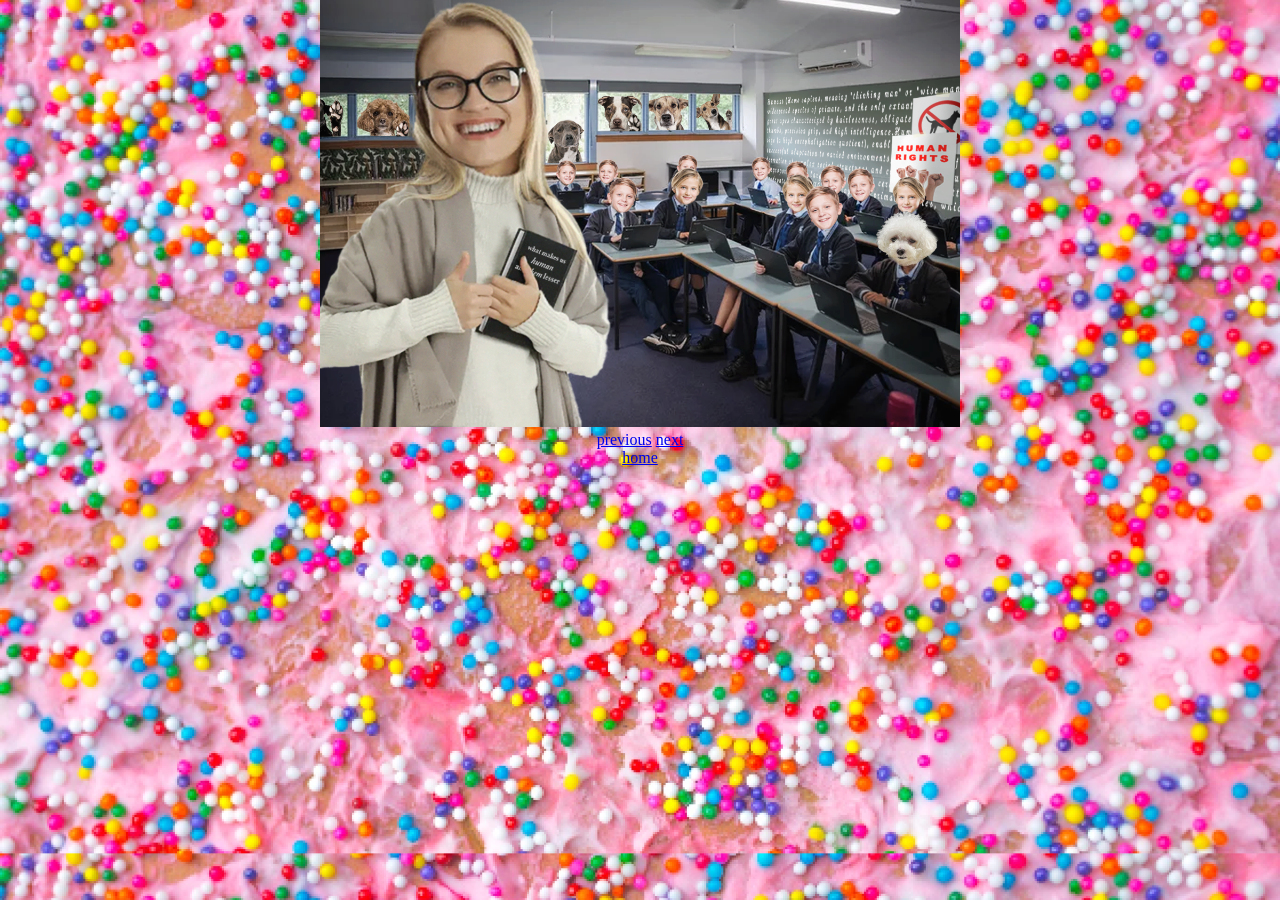
<file: IGotThatDogInMe.html>
<!DOCTYPE html>
<html>
<head>
    <title>Portfolio</title>

</head>
<!DOCTYPE html>
<html ang="en">
  <head>
    <link rel="stylesheet" type="text/css" href="style.css">
    <link rel="icon" type="image/x-icon" type=“image/x-icon” href="images/smilecookieicon.png">
    <meta charset="utf-8" />

  </head>
  


<script type="text/javascript">
  
// <![CDATA[
var colour="white"; // in addition to "random" can be set to any valid colour eg "#f0f" or "red"
var sparkles=50;

/****************************
*  Tinkerbell Magic Sparkle *
*(c)2005-13 mf2fm web-design*
*  http://www.mf2fm.com/rv  *
* DON'T EDIT BELOW THIS BOX *
****************************/
var x=ox=400;
var y=oy=300;
var swide=800;
var shigh=600;
var sleft=sdown=0;
var tiny=new Array();
var star=new Array();
var starv=new Array();
var starx=new Array();
var stary=new Array();
var tinyx=new Array();
var tinyy=new Array();
var tinyv=new Array();

window.onload=function() { if (document.getElementById) {
  var i, rats, rlef, rdow;
  for (var i=0; i<sparkles; i++) {
    var rats=createDiv(3, 3);
    rats.style.visibility="hidden";
    rats.style.zIndex="999";
    document.body.appendChild(tiny[i]=rats);
    starv[i]=0;
    tinyv[i]=0;
    var rats=createDiv(5, 5);
    rats.style.backgroundColor="transparent";
    rats.style.visibility="hidden";
    rats.style.zIndex="999";
    var rlef=createDiv(1, 5);
    var rdow=createDiv(5, 1);
    rats.appendChild(rlef);
    rats.appendChild(rdow);
    rlef.style.top="2px";
    rlef.style.left="0px";
    rdow.style.top="0px";
    rdow.style.left="2px";
    document.body.appendChild(star[i]=rats);
  }
  set_width();
  sparkle();
}}

function sparkle() {
  var c;
  if (Math.abs(x-ox)>1 || Math.abs(y-oy)>1) {
    ox=x;
    oy=y;
    for (c=0; c<sparkles; c++) if (!starv[c]) {
      star[c].style.left=(starx[c]=x)+"px";
      star[c].style.top=(stary[c]=y+1)+"px";
      star[c].style.clip="rect(0px, 5px, 5px, 0px)";
      star[c].childNodes[0].style.backgroundColor=star[c].childNodes[1].style.backgroundColor=(colour=="random")?newColour():colour;
      star[c].style.visibility="visible";
      starv[c]=50;
      break;
    }
  }
  for (c=0; c<sparkles; c++) {
    if (starv[c]) update_star(c);
    if (tinyv[c]) update_tiny(c);
  }
  setTimeout("sparkle()", 40);
}

function update_star(i) {
  if (--starv[i]==25) star[i].style.clip="rect(1px, 4px, 4px, 1px)";
  if (starv[i]) {
    stary[i]+=1+Math.random()*3;
    starx[i]+=(i%5-2)/5;
    if (stary[i]<shigh+sdown) {
      star[i].style.top=stary[i]+"px";
      star[i].style.left=starx[i]+"px";
    }
    else {
      star[i].style.visibility="hidden";
      starv[i]=0;
      return;
    }
  }
  else {
    tinyv[i]=50;
    tiny[i].style.top=(tinyy[i]=stary[i])+"px";
    tiny[i].style.left=(tinyx[i]=starx[i])+"px";
    tiny[i].style.width="2px";
    tiny[i].style.height="2px";
    tiny[i].style.backgroundColor=star[i].childNodes[0].style.backgroundColor;
    star[i].style.visibility="hidden";
    tiny[i].style.visibility="visible"
  }
}

function update_tiny(i) {
  if (--tinyv[i]==25) {
    tiny[i].style.width="1px";
    tiny[i].style.height="1px";
  }
  if (tinyv[i]) {
    tinyy[i]+=1+Math.random()*3;
    tinyx[i]+=(i%5-2)/5;
    if (tinyy[i]<shigh+sdown) {
      tiny[i].style.top=tinyy[i]+"px";
      tiny[i].style.left=tinyx[i]+"px";
    }
    else {
      tiny[i].style.visibility="hidden";
      tinyv[i]=0;
      return;
    }
  }
  else tiny[i].style.visibility="hidden";
}

document.onmousemove=mouse;
function mouse(e) {
  if (e) {
    y=e.pageY;
    x=e.pageX;
  }
  else {
    set_scroll();
    y=event.y+sdown;
    x=event.x+sleft;
  }
}

window.onscroll=set_scroll;
function set_scroll() {
  if (typeof(self.pageYOffset)=='number') {
    sdown=self.pageYOffset;
    sleft=self.pageXOffset;
  }
  else if (document.body && (document.body.scrollTop || document.body.scrollLeft)) {
    sdown=document.body.scrollTop;
    sleft=document.body.scrollLeft;
  }
  else if (document.documentElement && (document.documentElement.scrollTop || document.documentElement.scrollLeft)) {
    sleft=document.documentElement.scrollLeft;
    sdown=document.documentElement.scrollTop;
  }
  else {
    sdown=0;
    sleft=0;
  }
}

window.onresize=set_width;
function set_width() {
  var sw_min=999999;
  var sh_min=999999;
  if (document.documentElement && document.documentElement.clientWidth) {
    if (document.documentElement.clientWidth>0) sw_min=document.documentElement.clientWidth;
    if (document.documentElement.clientHeight>0) sh_min=document.documentElement.clientHeight;
  }
  if (typeof(self.innerWidth)=='number' && self.innerWidth) {
    if (self.innerWidth>0 && self.innerWidth<sw_min) sw_min=self.innerWidth;
    if (self.innerHeight>0 && self.innerHeight<sh_min) sh_min=self.innerHeight;
  }
  if (document.body.clientWidth) {
    if (document.body.clientWidth>0 && document.body.clientWidth<sw_min) sw_min=document.body.clientWidth;
    if (document.body.clientHeight>0 && document.body.clientHeight<sh_min) sh_min=document.body.clientHeight;
  }
  if (sw_min==999999 || sh_min==999999) {
    sw_min=800;
    sh_min=600;
  }
  swide=sw_min;
  shigh=sh_min;
}

function createDiv(height, width) {
  var div=document.createElement("div");
  div.style.position="absolute";
  div.style.height=height+"px";
  div.style.width=width+"px";
  div.style.overflow="hidden";
  return (div);
}

function newColour() {
  var c=new Array();
  c[0]=255;
  c[1]=Math.floor(Math.random()*256);
  c[2]=Math.floor(Math.random()*(256-c[1]/2));
  c.sort(function(){return (0.5 - Math.random());});
  return ("rgb("+c[0]+", "+c[1]+", "+c[2]+")");
}
// ]]>
</script>

<!--https://www.youtube.com/watch?v=HFnzWoGe0so-->


  
<body>

<img style="width:50%" src="art/IGotThatDogInMe.png"></img>
<center>
  <a href="angelpuppy.html">previous</a> <a href="thedoghouse.html">next</a>
  <br>
  <a href="index.html">home</a>
</center>

</body>
</html>
</file>
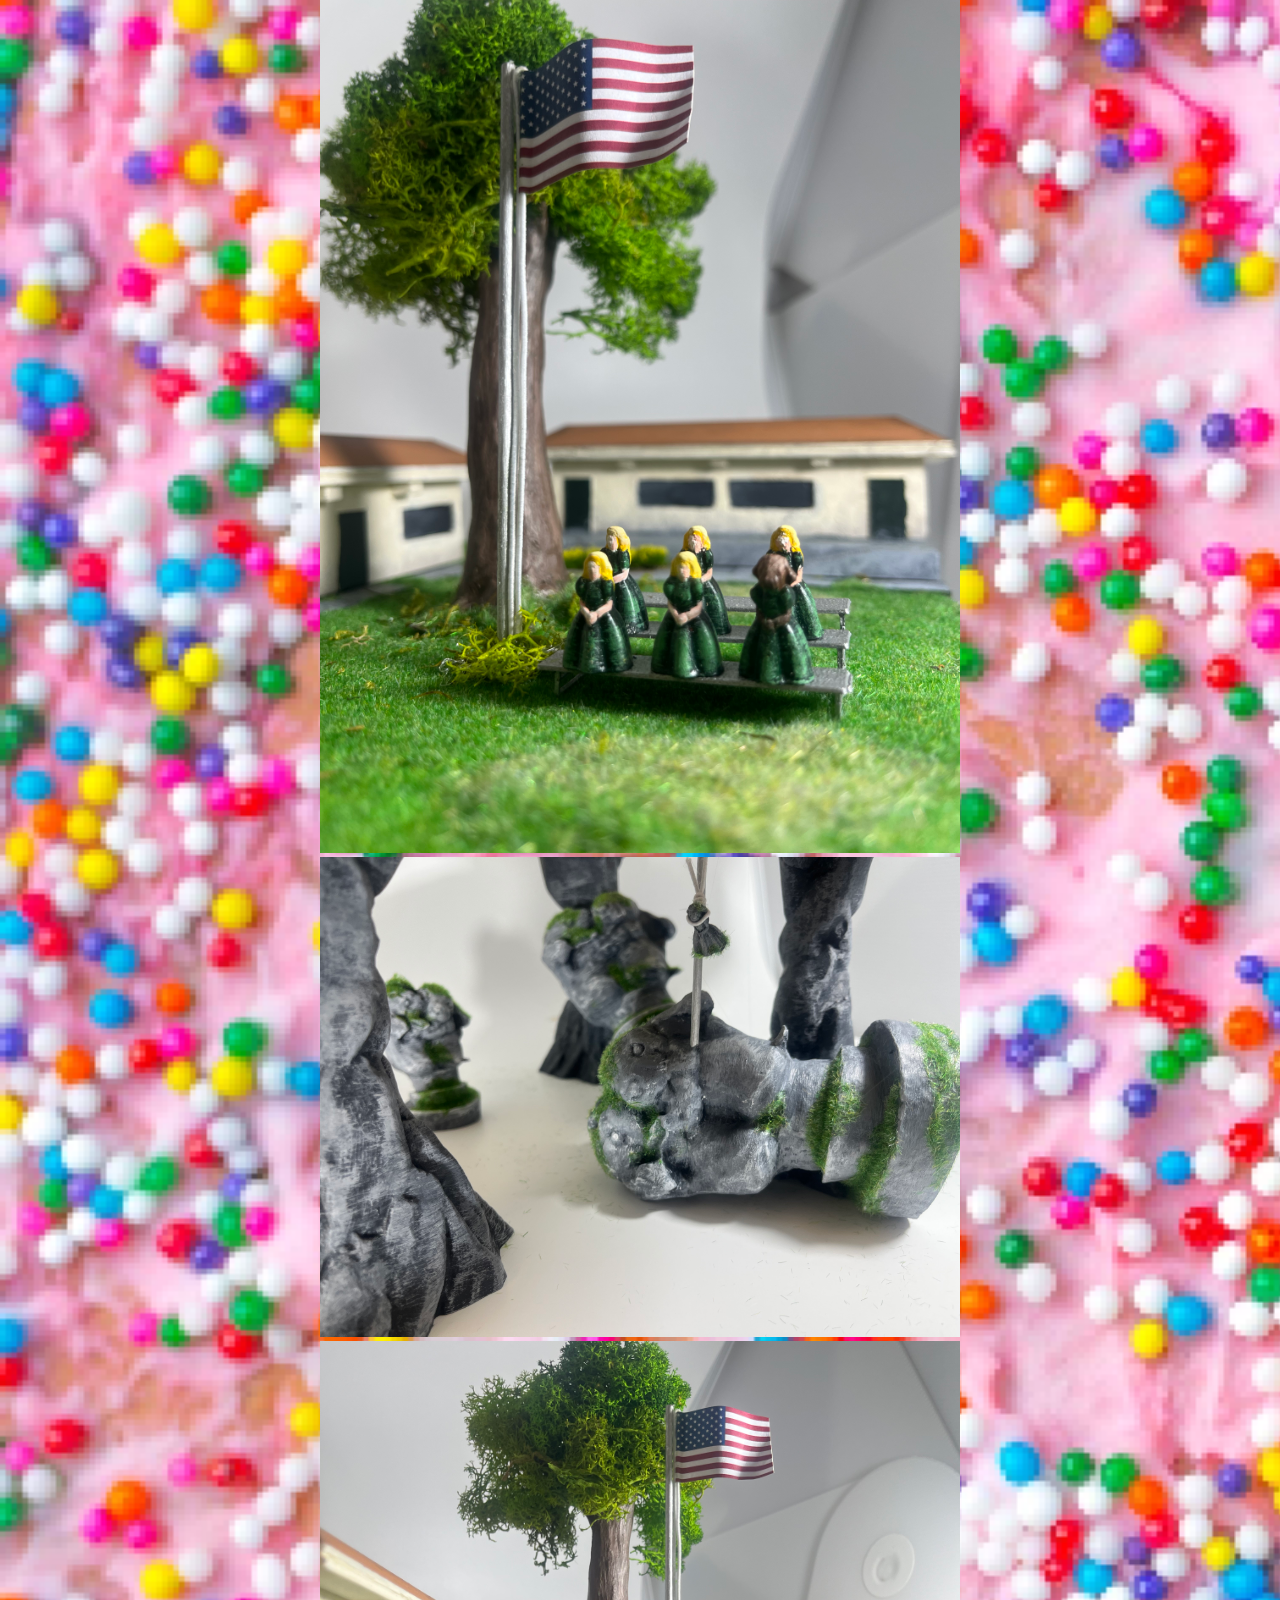
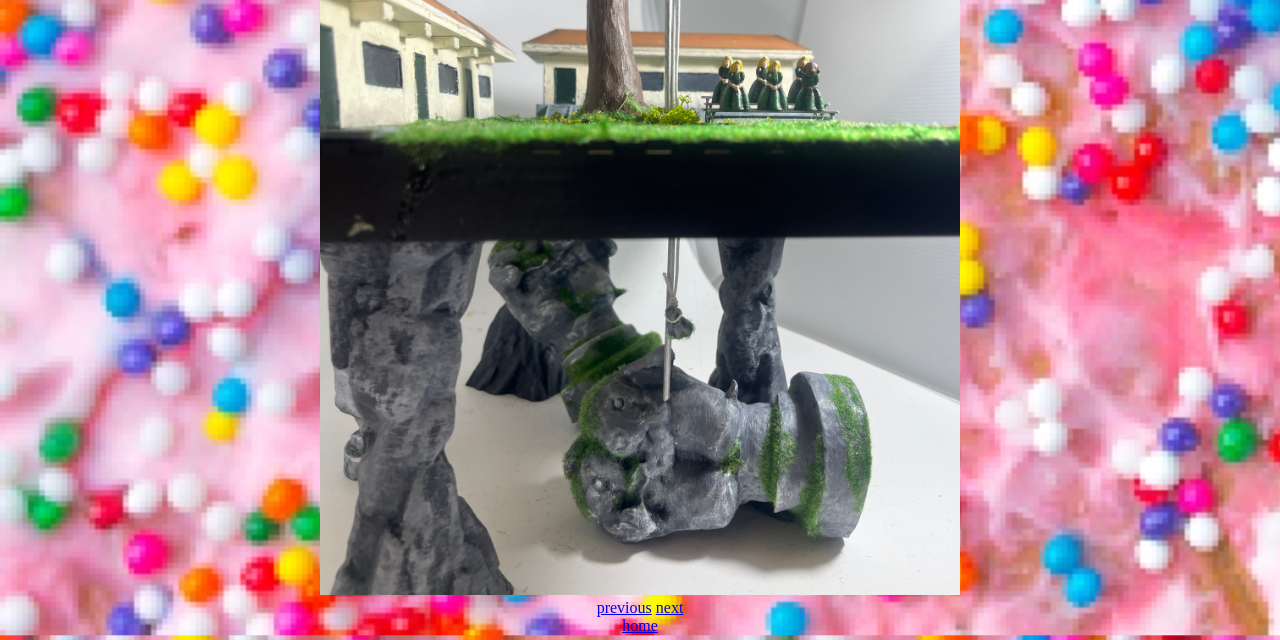
<file: MyMissionProject.html>
<!DOCTYPE html>
<html>
<head>
    <title>Portfolio</title>

</head>
<!DOCTYPE html>
<html ang="en">
  <head>
    <link rel="stylesheet" type="text/css" href="style.css">
    <link rel="icon" type="image/x-icon" type=“image/x-icon” href="images/smilecookieicon.png">
    <meta charset="utf-8" />

  </head>
  


<script type="text/javascript">
  
// <![CDATA[
var colour="white"; // in addition to "random" can be set to any valid colour eg "#f0f" or "red"
var sparkles=50;

/****************************
*  Tinkerbell Magic Sparkle *
*(c)2005-13 mf2fm web-design*
*  http://www.mf2fm.com/rv  *
* DON'T EDIT BELOW THIS BOX *
****************************/
var x=ox=400;
var y=oy=300;
var swide=800;
var shigh=600;
var sleft=sdown=0;
var tiny=new Array();
var star=new Array();
var starv=new Array();
var starx=new Array();
var stary=new Array();
var tinyx=new Array();
var tinyy=new Array();
var tinyv=new Array();

window.onload=function() { if (document.getElementById) {
  var i, rats, rlef, rdow;
  for (var i=0; i<sparkles; i++) {
    var rats=createDiv(3, 3);
    rats.style.visibility="hidden";
    rats.style.zIndex="999";
    document.body.appendChild(tiny[i]=rats);
    starv[i]=0;
    tinyv[i]=0;
    var rats=createDiv(5, 5);
    rats.style.backgroundColor="transparent";
    rats.style.visibility="hidden";
    rats.style.zIndex="999";
    var rlef=createDiv(1, 5);
    var rdow=createDiv(5, 1);
    rats.appendChild(rlef);
    rats.appendChild(rdow);
    rlef.style.top="2px";
    rlef.style.left="0px";
    rdow.style.top="0px";
    rdow.style.left="2px";
    document.body.appendChild(star[i]=rats);
  }
  set_width();
  sparkle();
}}

function sparkle() {
  var c;
  if (Math.abs(x-ox)>1 || Math.abs(y-oy)>1) {
    ox=x;
    oy=y;
    for (c=0; c<sparkles; c++) if (!starv[c]) {
      star[c].style.left=(starx[c]=x)+"px";
      star[c].style.top=(stary[c]=y+1)+"px";
      star[c].style.clip="rect(0px, 5px, 5px, 0px)";
      star[c].childNodes[0].style.backgroundColor=star[c].childNodes[1].style.backgroundColor=(colour=="random")?newColour():colour;
      star[c].style.visibility="visible";
      starv[c]=50;
      break;
    }
  }
  for (c=0; c<sparkles; c++) {
    if (starv[c]) update_star(c);
    if (tinyv[c]) update_tiny(c);
  }
  setTimeout("sparkle()", 40);
}

function update_star(i) {
  if (--starv[i]==25) star[i].style.clip="rect(1px, 4px, 4px, 1px)";
  if (starv[i]) {
    stary[i]+=1+Math.random()*3;
    starx[i]+=(i%5-2)/5;
    if (stary[i]<shigh+sdown) {
      star[i].style.top=stary[i]+"px";
      star[i].style.left=starx[i]+"px";
    }
    else {
      star[i].style.visibility="hidden";
      starv[i]=0;
      return;
    }
  }
  else {
    tinyv[i]=50;
    tiny[i].style.top=(tinyy[i]=stary[i])+"px";
    tiny[i].style.left=(tinyx[i]=starx[i])+"px";
    tiny[i].style.width="2px";
    tiny[i].style.height="2px";
    tiny[i].style.backgroundColor=star[i].childNodes[0].style.backgroundColor;
    star[i].style.visibility="hidden";
    tiny[i].style.visibility="visible"
  }
}

function update_tiny(i) {
  if (--tinyv[i]==25) {
    tiny[i].style.width="1px";
    tiny[i].style.height="1px";
  }
  if (tinyv[i]) {
    tinyy[i]+=1+Math.random()*3;
    tinyx[i]+=(i%5-2)/5;
    if (tinyy[i]<shigh+sdown) {
      tiny[i].style.top=tinyy[i]+"px";
      tiny[i].style.left=tinyx[i]+"px";
    }
    else {
      tiny[i].style.visibility="hidden";
      tinyv[i]=0;
      return;
    }
  }
  else tiny[i].style.visibility="hidden";
}

document.onmousemove=mouse;
function mouse(e) {
  if (e) {
    y=e.pageY;
    x=e.pageX;
  }
  else {
    set_scroll();
    y=event.y+sdown;
    x=event.x+sleft;
  }
}

window.onscroll=set_scroll;
function set_scroll() {
  if (typeof(self.pageYOffset)=='number') {
    sdown=self.pageYOffset;
    sleft=self.pageXOffset;
  }
  else if (document.body && (document.body.scrollTop || document.body.scrollLeft)) {
    sdown=document.body.scrollTop;
    sleft=document.body.scrollLeft;
  }
  else if (document.documentElement && (document.documentElement.scrollTop || document.documentElement.scrollLeft)) {
    sleft=document.documentElement.scrollLeft;
    sdown=document.documentElement.scrollTop;
  }
  else {
    sdown=0;
    sleft=0;
  }
}

window.onresize=set_width;
function set_width() {
  var sw_min=999999;
  var sh_min=999999;
  if (document.documentElement && document.documentElement.clientWidth) {
    if (document.documentElement.clientWidth>0) sw_min=document.documentElement.clientWidth;
    if (document.documentElement.clientHeight>0) sh_min=document.documentElement.clientHeight;
  }
  if (typeof(self.innerWidth)=='number' && self.innerWidth) {
    if (self.innerWidth>0 && self.innerWidth<sw_min) sw_min=self.innerWidth;
    if (self.innerHeight>0 && self.innerHeight<sh_min) sh_min=self.innerHeight;
  }
  if (document.body.clientWidth) {
    if (document.body.clientWidth>0 && document.body.clientWidth<sw_min) sw_min=document.body.clientWidth;
    if (document.body.clientHeight>0 && document.body.clientHeight<sh_min) sh_min=document.body.clientHeight;
  }
  if (sw_min==999999 || sh_min==999999) {
    sw_min=800;
    sh_min=600;
  }
  swide=sw_min;
  shigh=sh_min;
}

function createDiv(height, width) {
  var div=document.createElement("div");
  div.style.position="absolute";
  div.style.height=height+"px";
  div.style.width=width+"px";
  div.style.overflow="hidden";
  return (div);
}

function newColour() {
  var c=new Array();
  c[0]=255;
  c[1]=Math.floor(Math.random()*256);
  c[2]=Math.floor(Math.random()*(256-c[1]/2));
  c.sort(function(){return (0.5 - Math.random());});
  return ("rgb("+c[0]+", "+c[1]+", "+c[2]+")");
}
// ]]>
</script>

<!--https://www.youtube.com/watch?v=HFnzWoGe0so-->


  
<body>
<img style="width:50%" src="art/mymissionproject1.jpeg"></img>
<img style="width:50%" src="art/mymissionproject2.jpeg"></img>
<img style="width:50%" src="art/mymissionproject3.jpeg"></img>

<br>

  <a href="ofrenda.html">previous</a> <a href="2014.html">next</a>
  <br>
  <a href="index.html">home</a>
</center>

</body>
</html>
</file>
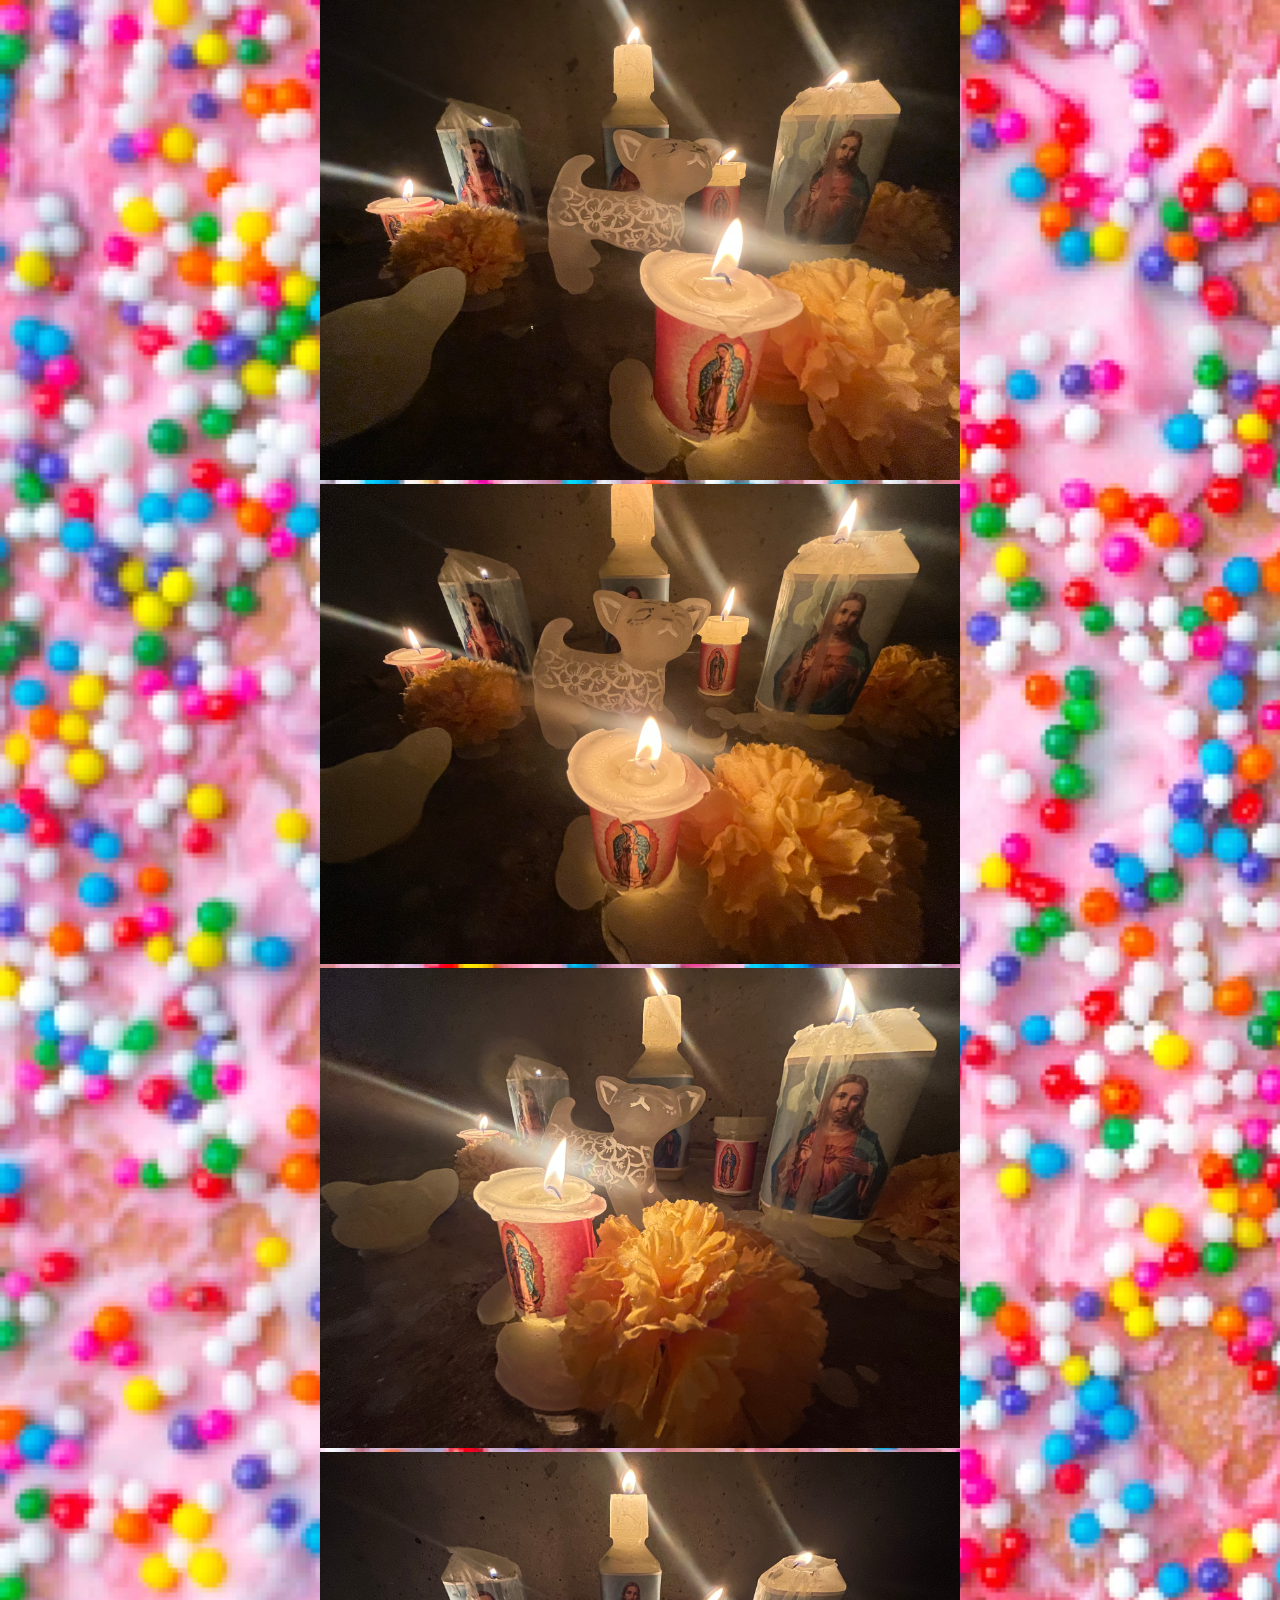
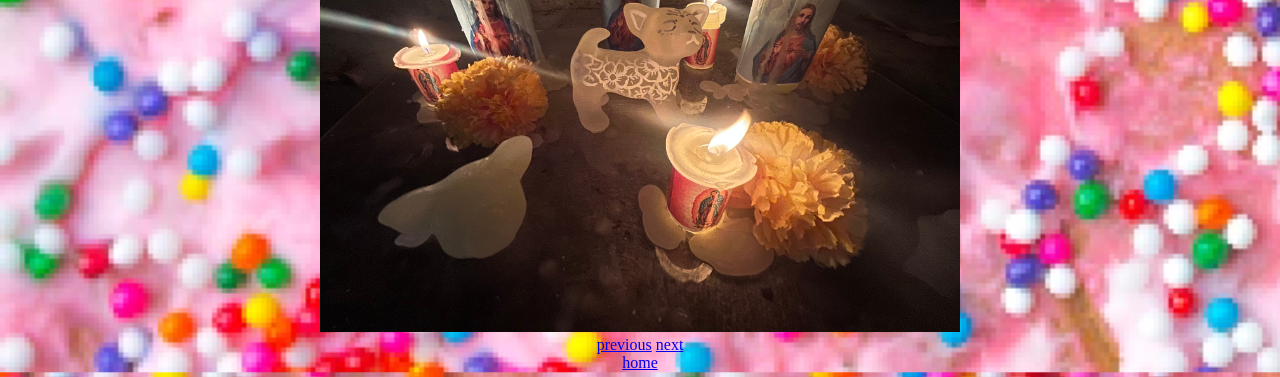
<file: ofrenda.html>
<!DOCTYPE html>
<html>
<head>
    <title>Portfolio</title>

</head>
<!DOCTYPE html>
<html ang="en">
  <head>
    <link rel="stylesheet" type="text/css" href="style.css">
    <link rel="icon" type="image/x-icon" type=“image/x-icon” href="images/smilecookieicon.png">
    <meta charset="utf-8" />

  </head>
  


<script type="text/javascript">
  
// <![CDATA[
var colour="white"; // in addition to "random" can be set to any valid colour eg "#f0f" or "red"
var sparkles=50;

/****************************
*  Tinkerbell Magic Sparkle *
*(c)2005-13 mf2fm web-design*
*  http://www.mf2fm.com/rv  *
* DON'T EDIT BELOW THIS BOX *
****************************/
var x=ox=400;
var y=oy=300;
var swide=800;
var shigh=600;
var sleft=sdown=0;
var tiny=new Array();
var star=new Array();
var starv=new Array();
var starx=new Array();
var stary=new Array();
var tinyx=new Array();
var tinyy=new Array();
var tinyv=new Array();

window.onload=function() { if (document.getElementById) {
  var i, rats, rlef, rdow;
  for (var i=0; i<sparkles; i++) {
    var rats=createDiv(3, 3);
    rats.style.visibility="hidden";
    rats.style.zIndex="999";
    document.body.appendChild(tiny[i]=rats);
    starv[i]=0;
    tinyv[i]=0;
    var rats=createDiv(5, 5);
    rats.style.backgroundColor="transparent";
    rats.style.visibility="hidden";
    rats.style.zIndex="999";
    var rlef=createDiv(1, 5);
    var rdow=createDiv(5, 1);
    rats.appendChild(rlef);
    rats.appendChild(rdow);
    rlef.style.top="2px";
    rlef.style.left="0px";
    rdow.style.top="0px";
    rdow.style.left="2px";
    document.body.appendChild(star[i]=rats);
  }
  set_width();
  sparkle();
}}

function sparkle() {
  var c;
  if (Math.abs(x-ox)>1 || Math.abs(y-oy)>1) {
    ox=x;
    oy=y;
    for (c=0; c<sparkles; c++) if (!starv[c]) {
      star[c].style.left=(starx[c]=x)+"px";
      star[c].style.top=(stary[c]=y+1)+"px";
      star[c].style.clip="rect(0px, 5px, 5px, 0px)";
      star[c].childNodes[0].style.backgroundColor=star[c].childNodes[1].style.backgroundColor=(colour=="random")?newColour():colour;
      star[c].style.visibility="visible";
      starv[c]=50;
      break;
    }
  }
  for (c=0; c<sparkles; c++) {
    if (starv[c]) update_star(c);
    if (tinyv[c]) update_tiny(c);
  }
  setTimeout("sparkle()", 40);
}

function update_star(i) {
  if (--starv[i]==25) star[i].style.clip="rect(1px, 4px, 4px, 1px)";
  if (starv[i]) {
    stary[i]+=1+Math.random()*3;
    starx[i]+=(i%5-2)/5;
    if (stary[i]<shigh+sdown) {
      star[i].style.top=stary[i]+"px";
      star[i].style.left=starx[i]+"px";
    }
    else {
      star[i].style.visibility="hidden";
      starv[i]=0;
      return;
    }
  }
  else {
    tinyv[i]=50;
    tiny[i].style.top=(tinyy[i]=stary[i])+"px";
    tiny[i].style.left=(tinyx[i]=starx[i])+"px";
    tiny[i].style.width="2px";
    tiny[i].style.height="2px";
    tiny[i].style.backgroundColor=star[i].childNodes[0].style.backgroundColor;
    star[i].style.visibility="hidden";
    tiny[i].style.visibility="visible"
  }
}

function update_tiny(i) {
  if (--tinyv[i]==25) {
    tiny[i].style.width="1px";
    tiny[i].style.height="1px";
  }
  if (tinyv[i]) {
    tinyy[i]+=1+Math.random()*3;
    tinyx[i]+=(i%5-2)/5;
    if (tinyy[i]<shigh+sdown) {
      tiny[i].style.top=tinyy[i]+"px";
      tiny[i].style.left=tinyx[i]+"px";
    }
    else {
      tiny[i].style.visibility="hidden";
      tinyv[i]=0;
      return;
    }
  }
  else tiny[i].style.visibility="hidden";
}

document.onmousemove=mouse;
function mouse(e) {
  if (e) {
    y=e.pageY;
    x=e.pageX;
  }
  else {
    set_scroll();
    y=event.y+sdown;
    x=event.x+sleft;
  }
}

window.onscroll=set_scroll;
function set_scroll() {
  if (typeof(self.pageYOffset)=='number') {
    sdown=self.pageYOffset;
    sleft=self.pageXOffset;
  }
  else if (document.body && (document.body.scrollTop || document.body.scrollLeft)) {
    sdown=document.body.scrollTop;
    sleft=document.body.scrollLeft;
  }
  else if (document.documentElement && (document.documentElement.scrollTop || document.documentElement.scrollLeft)) {
    sleft=document.documentElement.scrollLeft;
    sdown=document.documentElement.scrollTop;
  }
  else {
    sdown=0;
    sleft=0;
  }
}

window.onresize=set_width;
function set_width() {
  var sw_min=999999;
  var sh_min=999999;
  if (document.documentElement && document.documentElement.clientWidth) {
    if (document.documentElement.clientWidth>0) sw_min=document.documentElement.clientWidth;
    if (document.documentElement.clientHeight>0) sh_min=document.documentElement.clientHeight;
  }
  if (typeof(self.innerWidth)=='number' && self.innerWidth) {
    if (self.innerWidth>0 && self.innerWidth<sw_min) sw_min=self.innerWidth;
    if (self.innerHeight>0 && self.innerHeight<sh_min) sh_min=self.innerHeight;
  }
  if (document.body.clientWidth) {
    if (document.body.clientWidth>0 && document.body.clientWidth<sw_min) sw_min=document.body.clientWidth;
    if (document.body.clientHeight>0 && document.body.clientHeight<sh_min) sh_min=document.body.clientHeight;
  }
  if (sw_min==999999 || sh_min==999999) {
    sw_min=800;
    sh_min=600;
  }
  swide=sw_min;
  shigh=sh_min;
}

function createDiv(height, width) {
  var div=document.createElement("div");
  div.style.position="absolute";
  div.style.height=height+"px";
  div.style.width=width+"px";
  div.style.overflow="hidden";
  return (div);
}

function newColour() {
  var c=new Array();
  c[0]=255;
  c[1]=Math.floor(Math.random()*256);
  c[2]=Math.floor(Math.random()*(256-c[1]/2));
  c.sort(function(){return (0.5 - Math.random());});
  return ("rgb("+c[0]+", "+c[1]+", "+c[2]+")");
}
// ]]>
</script>

<!--https://www.youtube.com/watch?v=HFnzWoGe0so-->


  
<body>
<img style="width:50%" src="art/ofrenda1.jpeg"></img>
<img style="width:50%" src="art/ofrenda2.jpeg"></img>
<img style="width:50%" src="art/ofrenda3.jpeg"></img>
<img style="width:50%" src="art/ofrenda4.jpeg"></img>

<br>
  <a href="2014.html">previous</a> <a href="MyMissionProject.html">next</a>
  <br>
    <a href="index.html">home</a>
</center>

</body>
</html>
</file>
<file: style.css>
html, body {
  margin: 0;
  padding: 0;
  text-align: center;
  background-size: cover;
  background-image: url(images/download\ \(1\).png);
  z-index: 0;
}
p{
  color:black;
}

h1{
  color:black;
}

figcaption{
  width: 200px;
  background-color: white;
  color:black
}

.pinkback{
  background-image: url(images/glitter.gif)
}

.boliviaback{
  background-size: auto 100%;
  background-image: url(images/bolivia.gif)
}

.mexicoback{
  background-size: auto 100%;
  background-image: url(images/mexico.gif)
}


.pawback{
  background-color: white;
}

#player {
 width: 70%;
 height: 25px;
}

.container {
  position: relative;
}

audio::-webkit-media-controls-play-button,
     audio::-webkit-media-controls-panel {
     background-image: url(dogs/crustydogSMALLEST.gif);
     color: #ffffff;
     }


.button {
  background-color: red;
  border: none;
  color: white;
  padding: 15px 32px;
  text-align: center;
  text-decoration: none;
  display: inline-block;
  font-size: 16px;
  cursor: pointer;
}

.invert{
  background-image: url(uhhhhhh.gif)
}

.invertpinkback{
  background-image: url(dogs/invertglitter.gif);
}

/* edited code from https://www.geeksforgeeks.org/css/css-pulse-animation/ */
        @keyframes pulse {
            0% {
                transform: scale(0.7);
            }
            50% {
                transform: scale(0.9);
            }
            100% {
                transform: scale(0.7);
            }
        }
        .pulse {
            animation: pulse 3s steps(15, end) infinite;
        }
</file>
